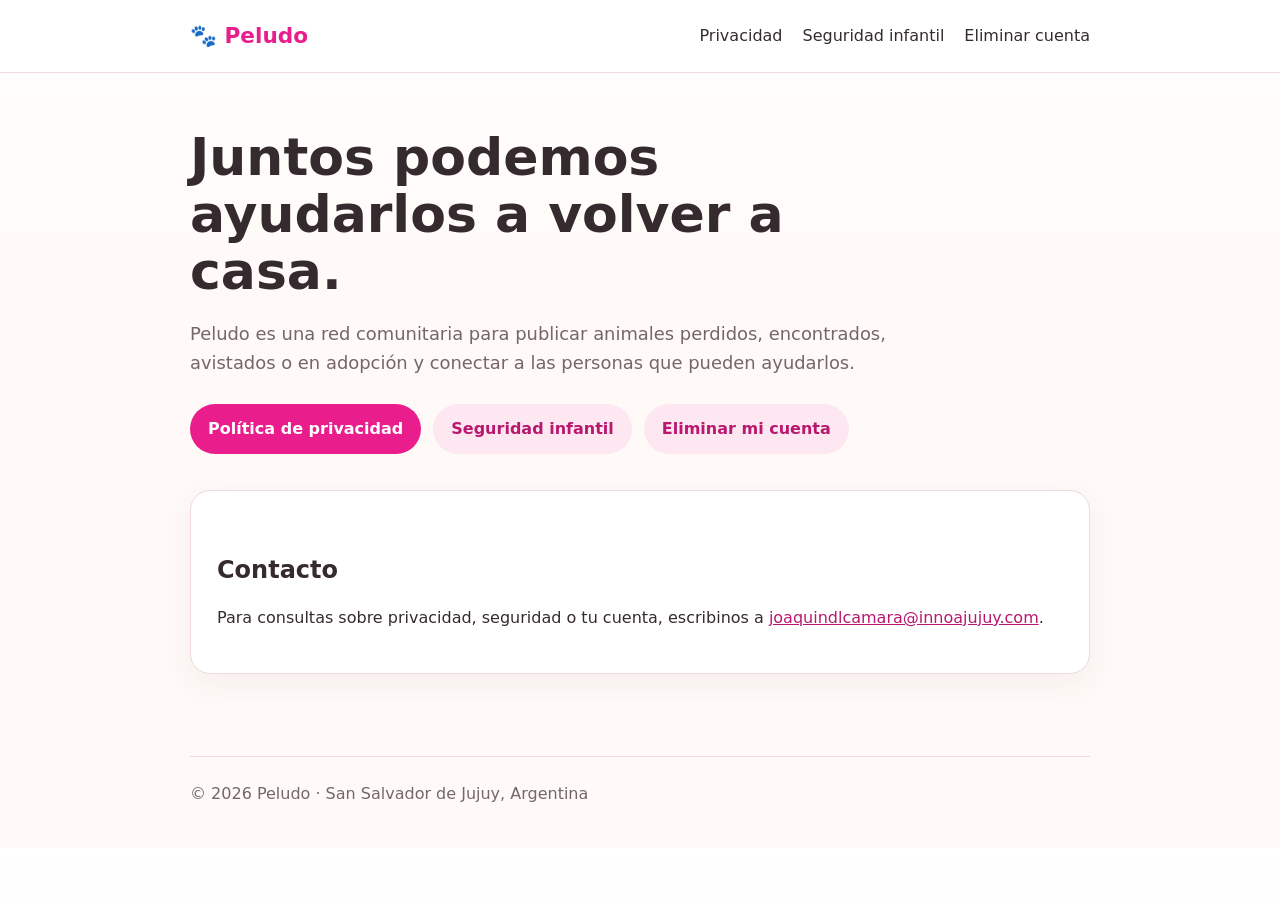
<file: index.html>
<!doctype html>
<html lang="es">
<head>
  <meta charset="utf-8">
  <meta name="viewport" content="width=device-width, initial-scale=1">
  <meta name="description" content="Información legal y de privacidad de Peludo.">
  <title>Peludo · Información y privacidad</title>
  <link rel="stylesheet" href="styles.css">
</head>
<body>
  <header><div class="bar"><a class="brand" href="index.html">🐾 Peludo</a><nav><a href="privacy.html">Privacidad</a><a href="child-safety.html">Seguridad infantil</a><a href="delete-account.html">Eliminar cuenta</a></nav></div></header>
  <main>
    <section class="hero">
      <h1>Juntos podemos ayudarlos a volver a casa.</h1>
      <p class="lead">Peludo es una red comunitaria para publicar animales perdidos, encontrados, avistados o en adopción y conectar a las personas que pueden ayudarlos.</p>
      <div class="actions"><a class="button" href="privacy.html">Política de privacidad</a><a class="button secondary" href="child-safety.html">Seguridad infantil</a><a class="button secondary" href="delete-account.html">Eliminar mi cuenta</a></div>
    </section>
    <section class="card">
      <h2>Contacto</h2>
      <p>Para consultas sobre privacidad, seguridad o tu cuenta, escribinos a <a href="mailto:joaquindlcamara@innoajujuy.com">joaquindlcamara@innoajujuy.com</a>.</p>
    </section>
  </main>
  <footer>© 2026 Peludo · San Salvador de Jujuy, Argentina</footer>
</body>
</html>
</file>
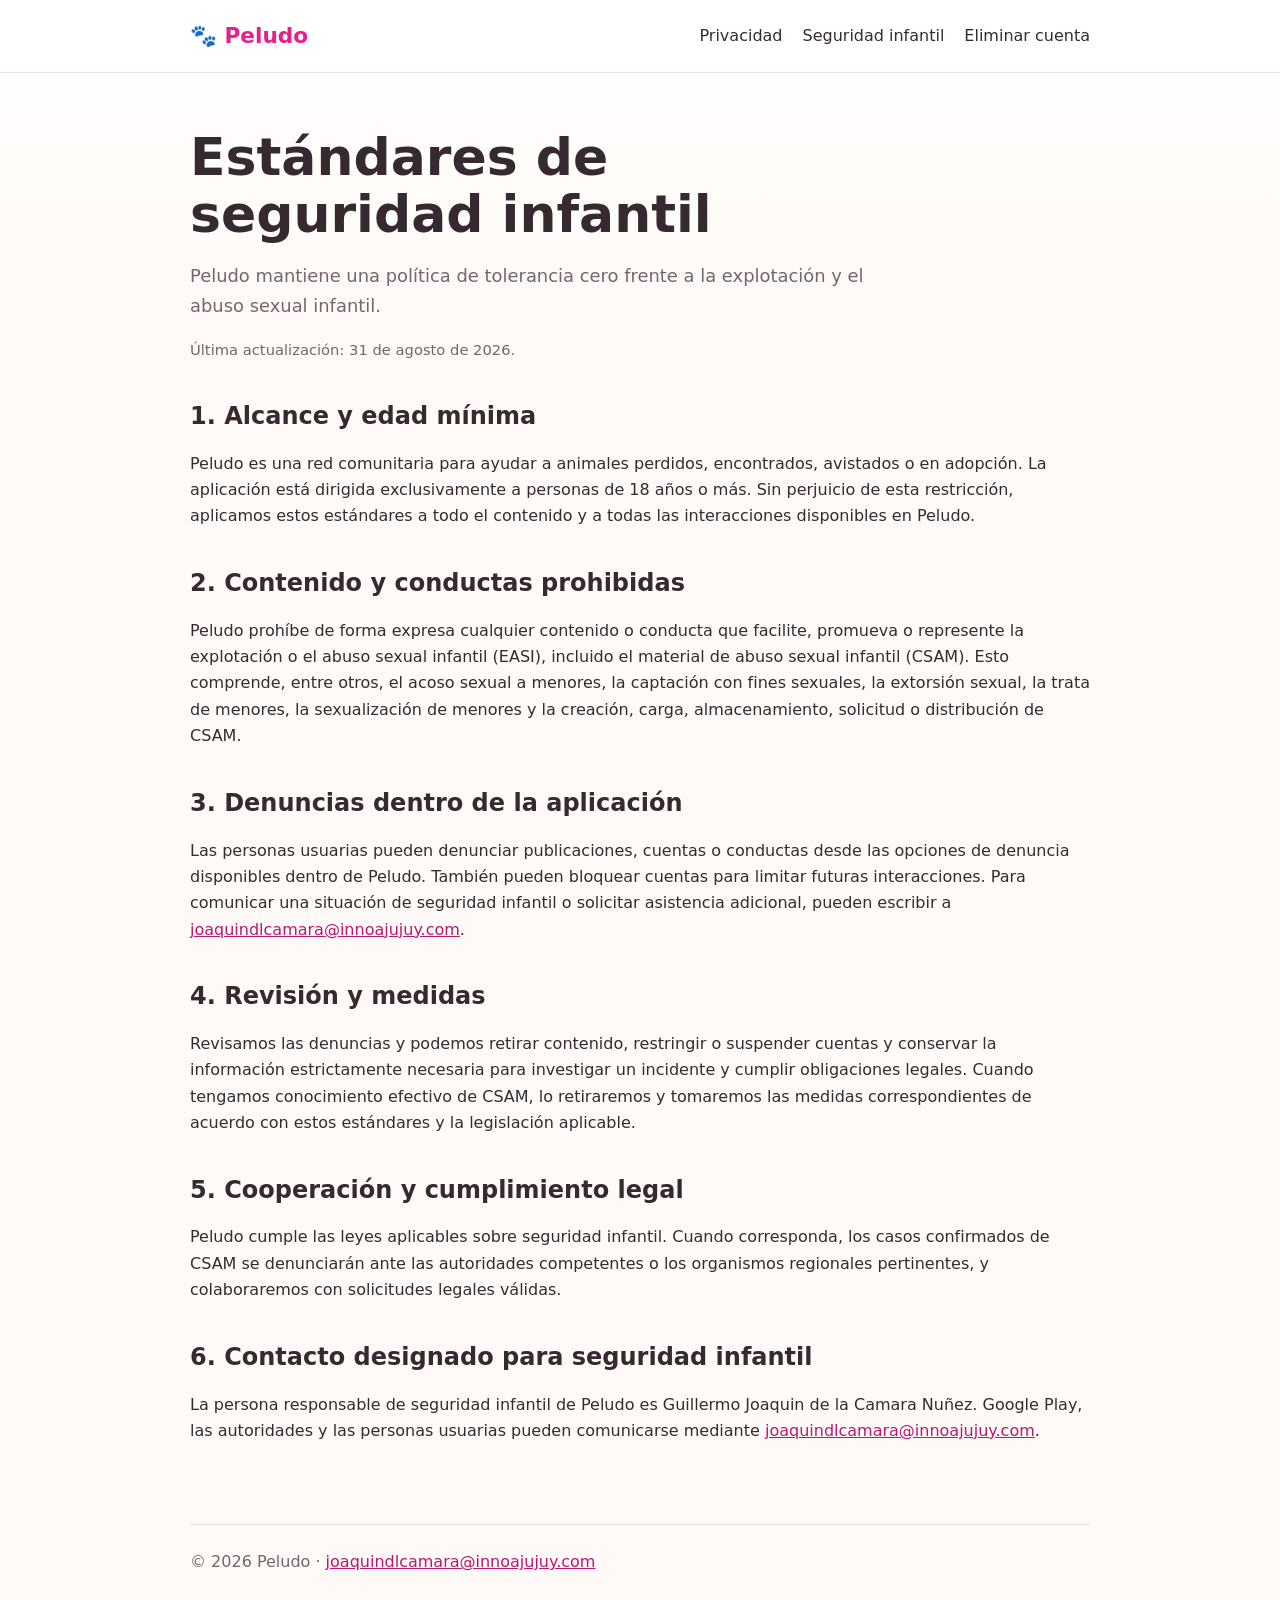
<file: child-safety.html>
<!doctype html>
<html lang="es">
<head>
  <meta charset="utf-8">
  <meta name="viewport" content="width=device-width, initial-scale=1">
  <meta name="description" content="Estándares de seguridad infantil de la aplicación Peludo.">
  <title>Seguridad infantil · Peludo</title>
  <link rel="stylesheet" href="styles.css">
</head>
<body>
  <header><div class="bar"><a class="brand" href="index.html">🐾 Peludo</a><nav><a href="privacy.html">Privacidad</a><a href="child-safety.html">Seguridad infantil</a><a href="delete-account.html">Eliminar cuenta</a></nav></div></header>
  <main>
    <div class="hero">
      <h1>Estándares de seguridad infantil</h1>
      <p class="lead">Peludo mantiene una política de tolerancia cero frente a la explotación y el abuso sexual infantil.</p>
      <p class="updated">Última actualización: 31 de agosto de 2026.</p>
    </div>

    <h2>1. Alcance y edad mínima</h2>
    <p>Peludo es una red comunitaria para ayudar a animales perdidos, encontrados, avistados o en adopción. La aplicación está dirigida exclusivamente a personas de 18 años o más. Sin perjuicio de esta restricción, aplicamos estos estándares a todo el contenido y a todas las interacciones disponibles en Peludo.</p>

    <h2>2. Contenido y conductas prohibidas</h2>
    <p>Peludo prohíbe de forma expresa cualquier contenido o conducta que facilite, promueva o represente la explotación o el abuso sexual infantil (EASI), incluido el material de abuso sexual infantil (CSAM). Esto comprende, entre otros, el acoso sexual a menores, la captación con fines sexuales, la extorsión sexual, la trata de menores, la sexualización de menores y la creación, carga, almacenamiento, solicitud o distribución de CSAM.</p>

    <h2>3. Denuncias dentro de la aplicación</h2>
    <p>Las personas usuarias pueden denunciar publicaciones, cuentas o conductas desde las opciones de denuncia disponibles dentro de Peludo. También pueden bloquear cuentas para limitar futuras interacciones. Para comunicar una situación de seguridad infantil o solicitar asistencia adicional, pueden escribir a <a href="mailto:joaquindlcamara@innoajujuy.com">joaquindlcamara@innoajujuy.com</a>.</p>

    <h2>4. Revisión y medidas</h2>
    <p>Revisamos las denuncias y podemos retirar contenido, restringir o suspender cuentas y conservar la información estrictamente necesaria para investigar un incidente y cumplir obligaciones legales. Cuando tengamos conocimiento efectivo de CSAM, lo retiraremos y tomaremos las medidas correspondientes de acuerdo con estos estándares y la legislación aplicable.</p>

    <h2>5. Cooperación y cumplimiento legal</h2>
    <p>Peludo cumple las leyes aplicables sobre seguridad infantil. Cuando corresponda, los casos confirmados de CSAM se denunciarán ante las autoridades competentes o los organismos regionales pertinentes, y colaboraremos con solicitudes legales válidas.</p>

    <h2>6. Contacto designado para seguridad infantil</h2>
    <p>La persona responsable de seguridad infantil de Peludo es Guillermo Joaquin de la Camara Nuñez. Google Play, las autoridades y las personas usuarias pueden comunicarse mediante <a href="mailto:joaquindlcamara@innoajujuy.com">joaquindlcamara@innoajujuy.com</a>.</p>
  </main>
  <footer>© 2026 Peludo · <a href="mailto:joaquindlcamara@innoajujuy.com">joaquindlcamara@innoajujuy.com</a></footer>
</body>
</html>
</file>
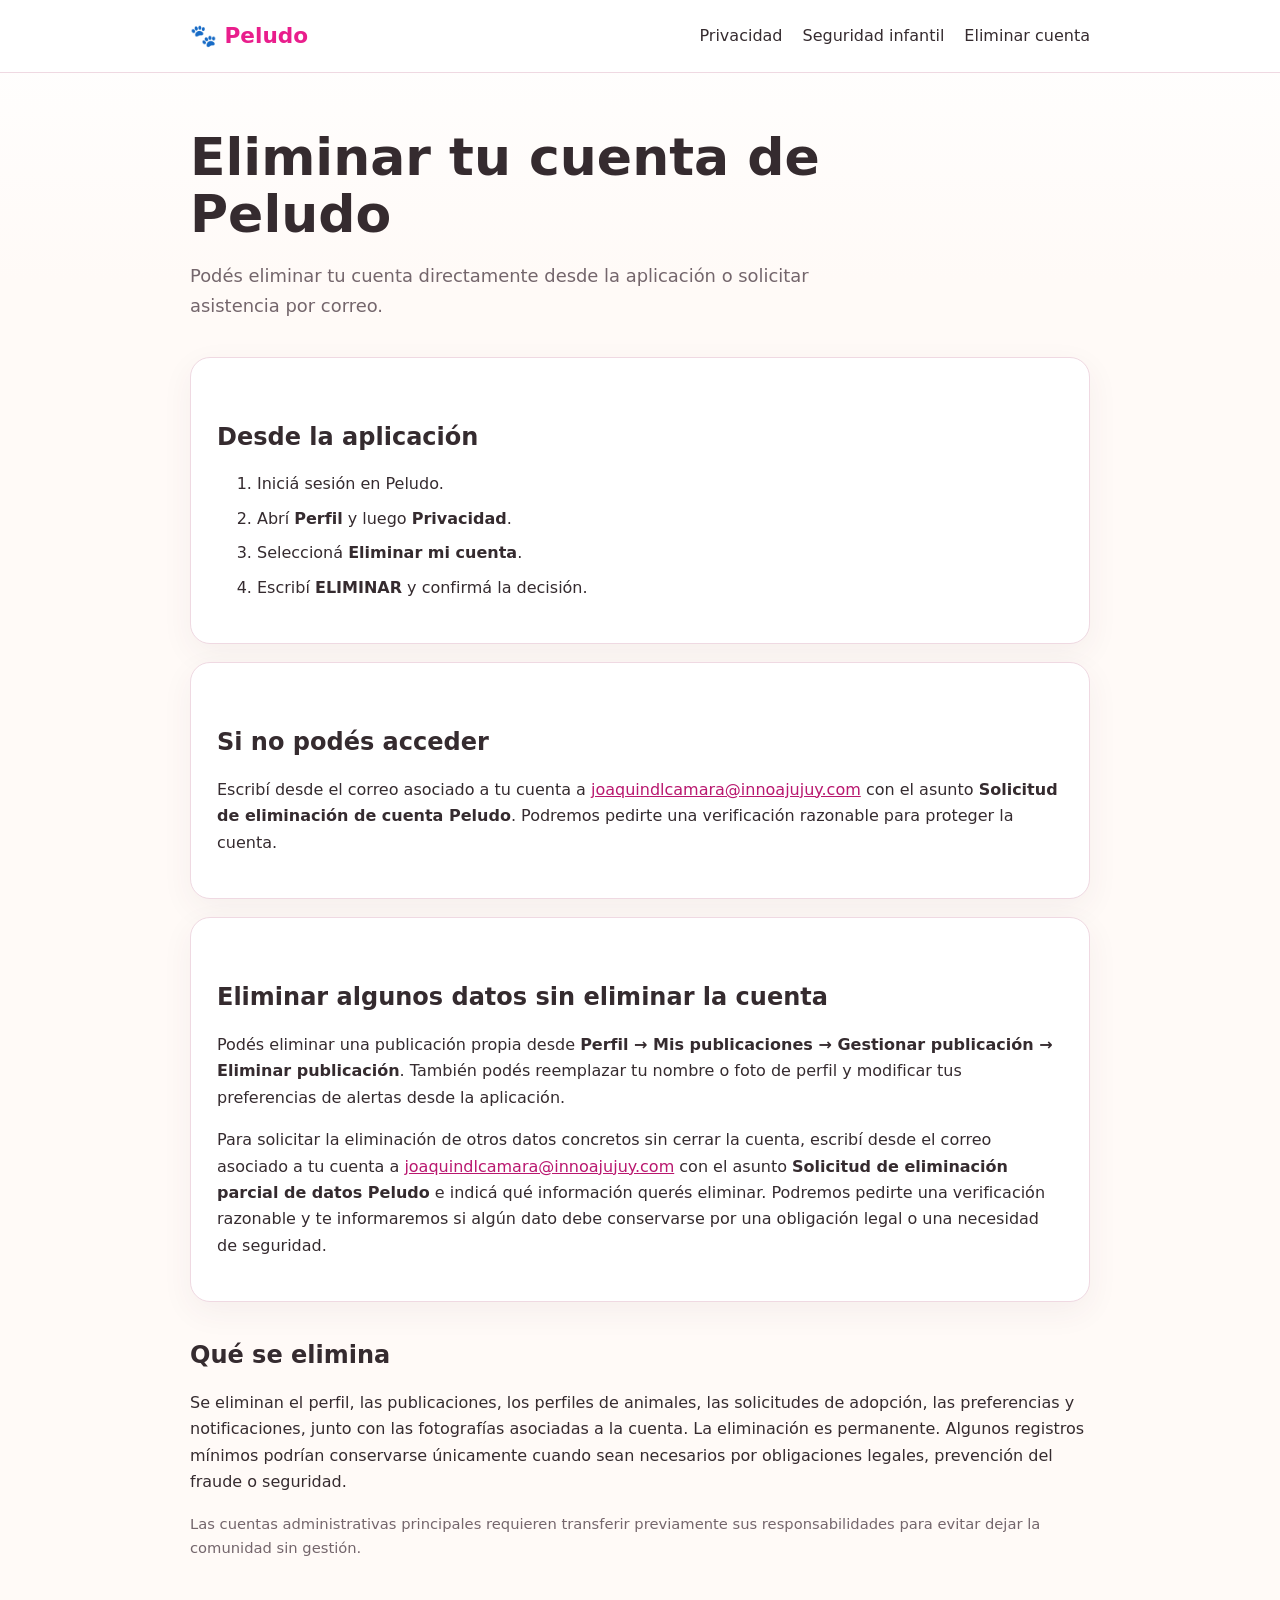
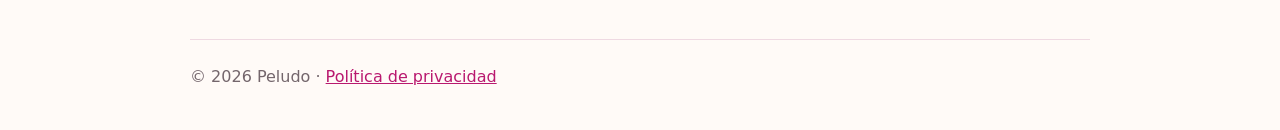
<file: delete-account.html>
<!doctype html>
<html lang="es">
<head>
  <meta charset="utf-8">
  <meta name="viewport" content="width=device-width, initial-scale=1">
  <meta name="description" content="Cómo eliminar una cuenta y sus datos de Peludo.">
  <title>Eliminar cuenta · Peludo</title>
  <link rel="stylesheet" href="styles.css">
</head>
<body>
  <header><div class="bar"><a class="brand" href="index.html">🐾 Peludo</a><nav><a href="privacy.html">Privacidad</a><a href="child-safety.html">Seguridad infantil</a><a href="delete-account.html">Eliminar cuenta</a></nav></div></header>
  <main>
    <div class="hero"><h1>Eliminar tu cuenta de Peludo</h1><p class="lead">Podés eliminar tu cuenta directamente desde la aplicación o solicitar asistencia por correo.</p></div>

    <section class="card">
      <h2>Desde la aplicación</h2>
      <ol>
        <li>Iniciá sesión en Peludo.</li>
        <li>Abrí <strong>Perfil</strong> y luego <strong>Privacidad</strong>.</li>
        <li>Seleccioná <strong>Eliminar mi cuenta</strong>.</li>
        <li>Escribí <strong>ELIMINAR</strong> y confirmá la decisión.</li>
      </ol>
    </section>

    <section class="card">
      <h2>Si no podés acceder</h2>
      <p>Escribí desde el correo asociado a tu cuenta a <a href="mailto:joaquindlcamara@innoajujuy.com?subject=Solicitud%20de%20eliminación%20de%20cuenta%20Peludo">joaquindlcamara@innoajujuy.com</a> con el asunto <strong>Solicitud de eliminación de cuenta Peludo</strong>. Podremos pedirte una verificación razonable para proteger la cuenta.</p>
    </section>

    <section class="card">
      <h2>Eliminar algunos datos sin eliminar la cuenta</h2>
      <p>Podés eliminar una publicación propia desde <strong>Perfil → Mis publicaciones → Gestionar publicación → Eliminar publicación</strong>. También podés reemplazar tu nombre o foto de perfil y modificar tus preferencias de alertas desde la aplicación.</p>
      <p>Para solicitar la eliminación de otros datos concretos sin cerrar la cuenta, escribí desde el correo asociado a tu cuenta a <a href="mailto:joaquindlcamara@innoajujuy.com?subject=Solicitud%20de%20eliminación%20parcial%20de%20datos%20Peludo">joaquindlcamara@innoajujuy.com</a> con el asunto <strong>Solicitud de eliminación parcial de datos Peludo</strong> e indicá qué información querés eliminar. Podremos pedirte una verificación razonable y te informaremos si algún dato debe conservarse por una obligación legal o una necesidad de seguridad.</p>
    </section>

    <h2>Qué se elimina</h2>
    <p>Se eliminan el perfil, las publicaciones, los perfiles de animales, las solicitudes de adopción, las preferencias y notificaciones, junto con las fotografías asociadas a la cuenta. La eliminación es permanente. Algunos registros mínimos podrían conservarse únicamente cuando sean necesarios por obligaciones legales, prevención del fraude o seguridad.</p>

    <p class="updated">Las cuentas administrativas principales requieren transferir previamente sus responsabilidades para evitar dejar la comunidad sin gestión.</p>
  </main>
  <footer>© 2026 Peludo · <a href="privacy.html">Política de privacidad</a></footer>
</body>
</html>
</file>
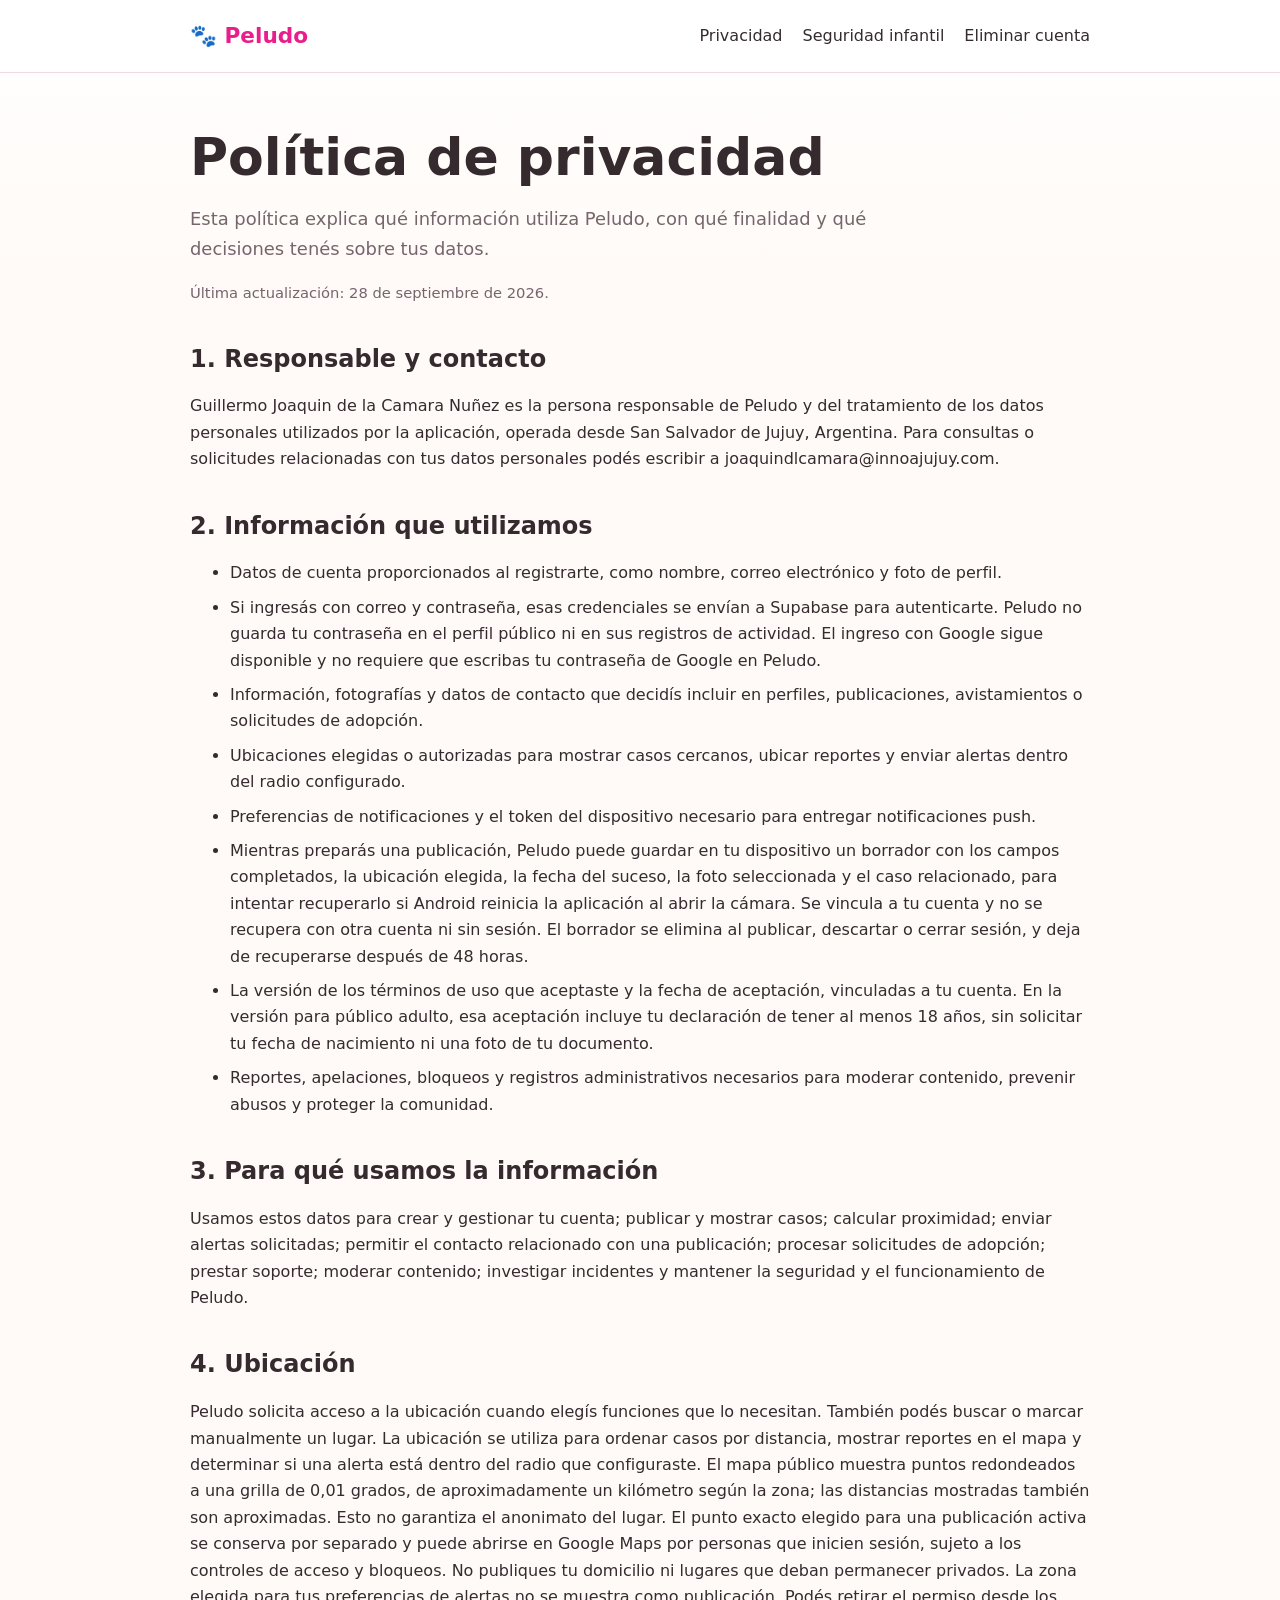
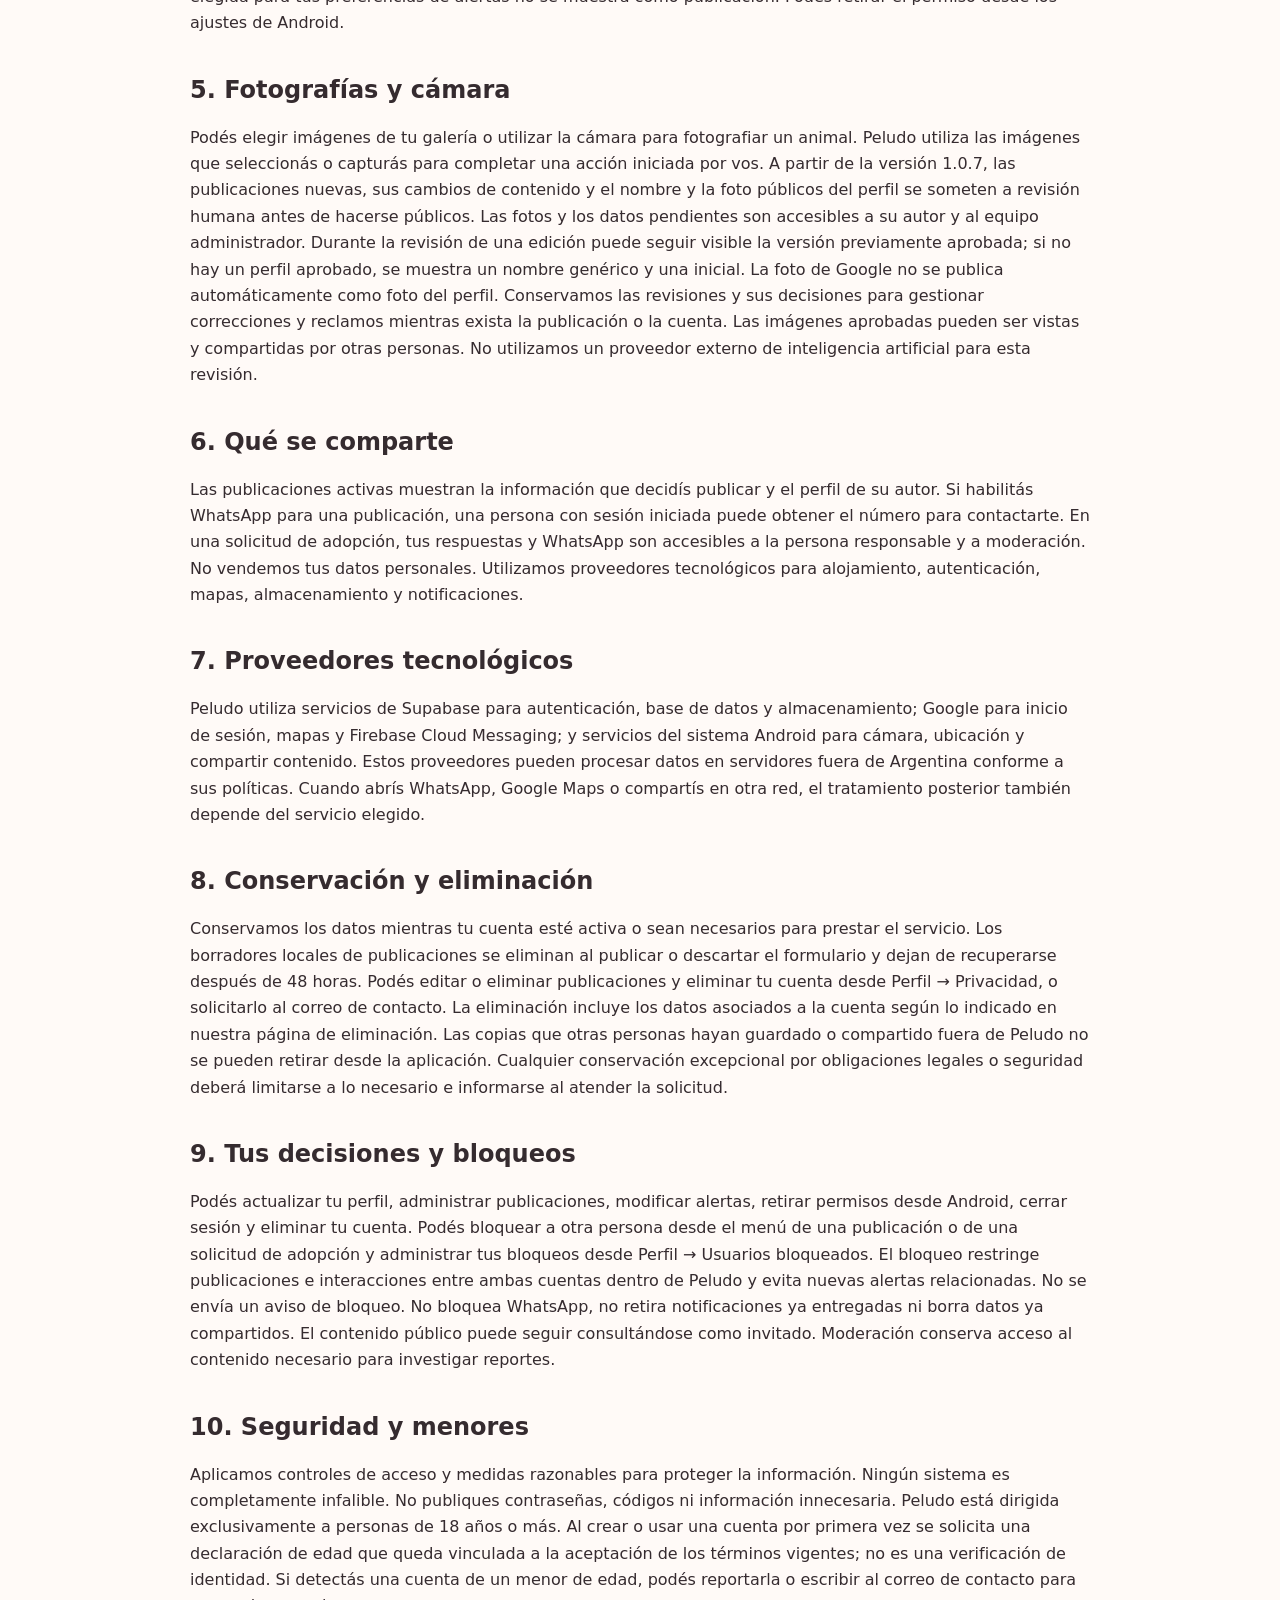
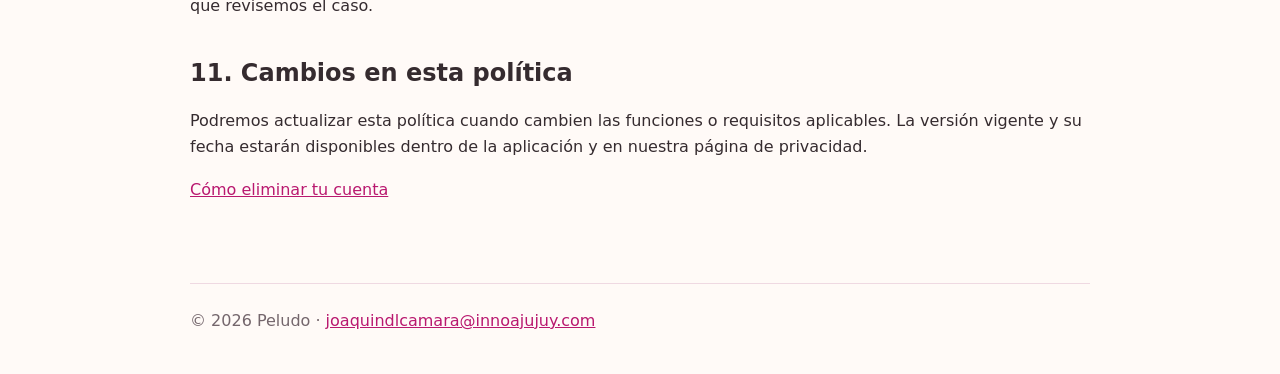
<file: privacy.html>
<!doctype html>
<!-- Generated by tool/generate_privacy.dart; edit assets/legal/privacy.json. -->
<html lang="es">
<head>
  <meta charset="utf-8">
  <meta name="viewport" content="width=device-width, initial-scale=1">
  <meta name="description" content="Política de privacidad de la aplicación Peludo.">
  <title>Política de privacidad · Peludo</title>
  <link rel="stylesheet" href="styles.css">
</head>
<body>
  <header><div class="bar"><a class="brand" href="index.html">🐾 Peludo</a><nav><a href="privacy.html">Privacidad</a><a href="child-safety.html">Seguridad infantil</a><a href="delete-account.html">Eliminar cuenta</a></nav></div></header>
  <main>
    <div class="hero"><h1>Política de privacidad</h1><p class="lead">Esta política explica qué información utiliza Peludo, con qué finalidad y qué decisiones tenés sobre tus datos.</p><p class="updated">Última actualización: 28 de septiembre de 2026.</p></div>
    <h2>1. Responsable y contacto</h2>
<p>Guillermo Joaquin de la Camara Nuñez es la persona responsable de Peludo y del tratamiento de los datos personales utilizados por la aplicación, operada desde San Salvador de Jujuy, Argentina. Para consultas o solicitudes relacionadas con tus datos personales podés escribir a joaquindlcamara@innoajujuy.com.</p>

<h2>2. Información que utilizamos</h2>
<ul>
<li>Datos de cuenta proporcionados al registrarte, como nombre, correo electrónico y foto de perfil.</li>
<li>Si ingresás con correo y contraseña, esas credenciales se envían a Supabase para autenticarte. Peludo no guarda tu contraseña en el perfil público ni en sus registros de actividad. El ingreso con Google sigue disponible y no requiere que escribas tu contraseña de Google en Peludo.</li>
<li>Información, fotografías y datos de contacto que decidís incluir en perfiles, publicaciones, avistamientos o solicitudes de adopción.</li>
<li>Ubicaciones elegidas o autorizadas para mostrar casos cercanos, ubicar reportes y enviar alertas dentro del radio configurado.</li>
<li>Preferencias de notificaciones y el token del dispositivo necesario para entregar notificaciones push.</li>
<li>Mientras preparás una publicación, Peludo puede guardar en tu dispositivo un borrador con los campos completados, la ubicación elegida, la fecha del suceso, la foto seleccionada y el caso relacionado, para intentar recuperarlo si Android reinicia la aplicación al abrir la cámara. Se vincula a tu cuenta y no se recupera con otra cuenta ni sin sesión. El borrador se elimina al publicar, descartar o cerrar sesión, y deja de recuperarse después de 48 horas.</li>
<li>La versión de los términos de uso que aceptaste y la fecha de aceptación, vinculadas a tu cuenta. En la versión para público adulto, esa aceptación incluye tu declaración de tener al menos 18 años, sin solicitar tu fecha de nacimiento ni una foto de tu documento.</li>
<li>Reportes, apelaciones, bloqueos y registros administrativos necesarios para moderar contenido, prevenir abusos y proteger la comunidad.</li>
</ul>

<h2>3. Para qué usamos la información</h2>
<p>Usamos estos datos para crear y gestionar tu cuenta; publicar y mostrar casos; calcular proximidad; enviar alertas solicitadas; permitir el contacto relacionado con una publicación; procesar solicitudes de adopción; prestar soporte; moderar contenido; investigar incidentes y mantener la seguridad y el funcionamiento de Peludo.</p>

<h2>4. Ubicación</h2>
<p>Peludo solicita acceso a la ubicación cuando elegís funciones que lo necesitan. También podés buscar o marcar manualmente un lugar. La ubicación se utiliza para ordenar casos por distancia, mostrar reportes en el mapa y determinar si una alerta está dentro del radio que configuraste. El mapa público muestra puntos redondeados a una grilla de 0,01 grados, de aproximadamente un kilómetro según la zona; las distancias mostradas también son aproximadas. Esto no garantiza el anonimato del lugar. El punto exacto elegido para una publicación activa se conserva por separado y puede abrirse en Google Maps por personas que inicien sesión, sujeto a los controles de acceso y bloqueos. No publiques tu domicilio ni lugares que deban permanecer privados. La zona elegida para tus preferencias de alertas no se muestra como publicación. Podés retirar el permiso desde los ajustes de Android.</p>

<h2>5. Fotografías y cámara</h2>
<p>Podés elegir imágenes de tu galería o utilizar la cámara para fotografiar un animal. Peludo utiliza las imágenes que seleccionás o capturás para completar una acción iniciada por vos. A partir de la versión 1.0.7, las publicaciones nuevas, sus cambios de contenido y el nombre y la foto públicos del perfil se someten a revisión humana antes de hacerse públicos. Las fotos y los datos pendientes son accesibles a su autor y al equipo administrador. Durante la revisión de una edición puede seguir visible la versión previamente aprobada; si no hay un perfil aprobado, se muestra un nombre genérico y una inicial. La foto de Google no se publica automáticamente como foto del perfil. Conservamos las revisiones y sus decisiones para gestionar correcciones y reclamos mientras exista la publicación o la cuenta. Las imágenes aprobadas pueden ser vistas y compartidas por otras personas. No utilizamos un proveedor externo de inteligencia artificial para esta revisión.</p>

<h2>6. Qué se comparte</h2>
<p>Las publicaciones activas muestran la información que decidís publicar y el perfil de su autor. Si habilitás WhatsApp para una publicación, una persona con sesión iniciada puede obtener el número para contactarte. En una solicitud de adopción, tus respuestas y WhatsApp son accesibles a la persona responsable y a moderación. No vendemos tus datos personales. Utilizamos proveedores tecnológicos para alojamiento, autenticación, mapas, almacenamiento y notificaciones.</p>

<h2>7. Proveedores tecnológicos</h2>
<p>Peludo utiliza servicios de Supabase para autenticación, base de datos y almacenamiento; Google para inicio de sesión, mapas y Firebase Cloud Messaging; y servicios del sistema Android para cámara, ubicación y compartir contenido. Estos proveedores pueden procesar datos en servidores fuera de Argentina conforme a sus políticas. Cuando abrís WhatsApp, Google Maps o compartís en otra red, el tratamiento posterior también depende del servicio elegido.</p>

<h2>8. Conservación y eliminación</h2>
<p>Conservamos los datos mientras tu cuenta esté activa o sean necesarios para prestar el servicio. Los borradores locales de publicaciones se eliminan al publicar o descartar el formulario y dejan de recuperarse después de 48 horas. Podés editar o eliminar publicaciones y eliminar tu cuenta desde Perfil → Privacidad, o solicitarlo al correo de contacto. La eliminación incluye los datos asociados a la cuenta según lo indicado en nuestra página de eliminación. Las copias que otras personas hayan guardado o compartido fuera de Peludo no se pueden retirar desde la aplicación. Cualquier conservación excepcional por obligaciones legales o seguridad deberá limitarse a lo necesario e informarse al atender la solicitud.</p>

<h2>9. Tus decisiones y bloqueos</h2>
<p>Podés actualizar tu perfil, administrar publicaciones, modificar alertas, retirar permisos desde Android, cerrar sesión y eliminar tu cuenta. Podés bloquear a otra persona desde el menú de una publicación o de una solicitud de adopción y administrar tus bloqueos desde Perfil → Usuarios bloqueados. El bloqueo restringe publicaciones e interacciones entre ambas cuentas dentro de Peludo y evita nuevas alertas relacionadas. No se envía un aviso de bloqueo. No bloquea WhatsApp, no retira notificaciones ya entregadas ni borra datos ya compartidos. El contenido público puede seguir consultándose como invitado. Moderación conserva acceso al contenido necesario para investigar reportes.</p>

<h2>10. Seguridad y menores</h2>
<p>Aplicamos controles de acceso y medidas razonables para proteger la información. Ningún sistema es completamente infalible. No publiques contraseñas, códigos ni información innecesaria. Peludo está dirigida exclusivamente a personas de 18 años o más. Al crear o usar una cuenta por primera vez se solicita una declaración de edad que queda vinculada a la aceptación de los términos vigentes; no es una verificación de identidad. Si detectás una cuenta de un menor de edad, podés reportarla o escribir al correo de contacto para que revisemos el caso.</p>

<h2>11. Cambios en esta política</h2>
<p>Podremos actualizar esta política cuando cambien las funciones o requisitos aplicables. La versión vigente y su fecha estarán disponibles dentro de la aplicación y en nuestra página de privacidad.</p>
    <p><a href="delete-account.html">Cómo eliminar tu cuenta</a></p>
  </main>
  <footer>© 2026 Peludo · <a href="mailto:joaquindlcamara@innoajujuy.com">joaquindlcamara@innoajujuy.com</a></footer>
</body>
</html>
</file>
<file: styles.css>
:root {
  color-scheme: light;
  --pink: #e91e8c;
  --pink-dark: #b9186f;
  --ink: #352b2f;
  --muted: #74666c;
  --paper: #fffaf7;
  --card: #ffffff;
  --line: #efd9e2;
}

* { box-sizing: border-box; }

body {
  margin: 0;
  color: var(--ink);
  background: linear-gradient(180deg, #fff 0, var(--paper) 280px);
  font-family: Inter, system-ui, -apple-system, BlinkMacSystemFont, "Segoe UI", sans-serif;
  line-height: 1.65;
}

header {
  border-bottom: 1px solid var(--line);
  background: rgba(255,255,255,.92);
}

.bar, main, footer {
  width: min(900px, calc(100% - 40px));
  margin: 0 auto;
}

.bar {
  display: flex;
  align-items: center;
  justify-content: space-between;
  min-height: 72px;
}

.brand { color: var(--pink); font-size: 1.35rem; font-weight: 800; text-decoration: none; }
nav a { color: var(--ink); margin-left: 20px; text-decoration: none; }
nav a:hover, a { color: var(--pink-dark); }

main { padding: 56px 0 64px; }
.hero { max-width: 700px; margin-bottom: 36px; }
h1 { font-size: clamp(2rem, 6vw, 3.25rem); line-height: 1.1; margin: 0 0 18px; }
h2 { margin-top: 38px; line-height: 1.25; }
.lead { color: var(--muted); font-size: 1.12rem; }
.updated { color: var(--muted); font-size: .92rem; }

.card {
  padding: 26px;
  margin: 18px 0;
  border: 1px solid var(--line);
  border-radius: 20px;
  background: var(--card);
  box-shadow: 0 10px 32px rgba(93, 47, 67, .06);
}

.actions { display: flex; flex-wrap: wrap; gap: 12px; margin-top: 26px; }
.button {
  display: inline-block;
  padding: 12px 18px;
  border-radius: 999px;
  background: var(--pink);
  color: white;
  font-weight: 700;
  text-decoration: none;
}
.button.secondary { color: var(--pink-dark); background: #fde8f2; }
li + li { margin-top: 8px; }
footer { padding: 24px 0 40px; border-top: 1px solid var(--line); color: var(--muted); }

@media (max-width: 620px) {
  .bar { align-items: flex-start; flex-direction: column; gap: 8px; padding: 14px 0; }
  nav a { margin: 0 16px 0 0; }
  main { padding-top: 38px; }
}
</file>
